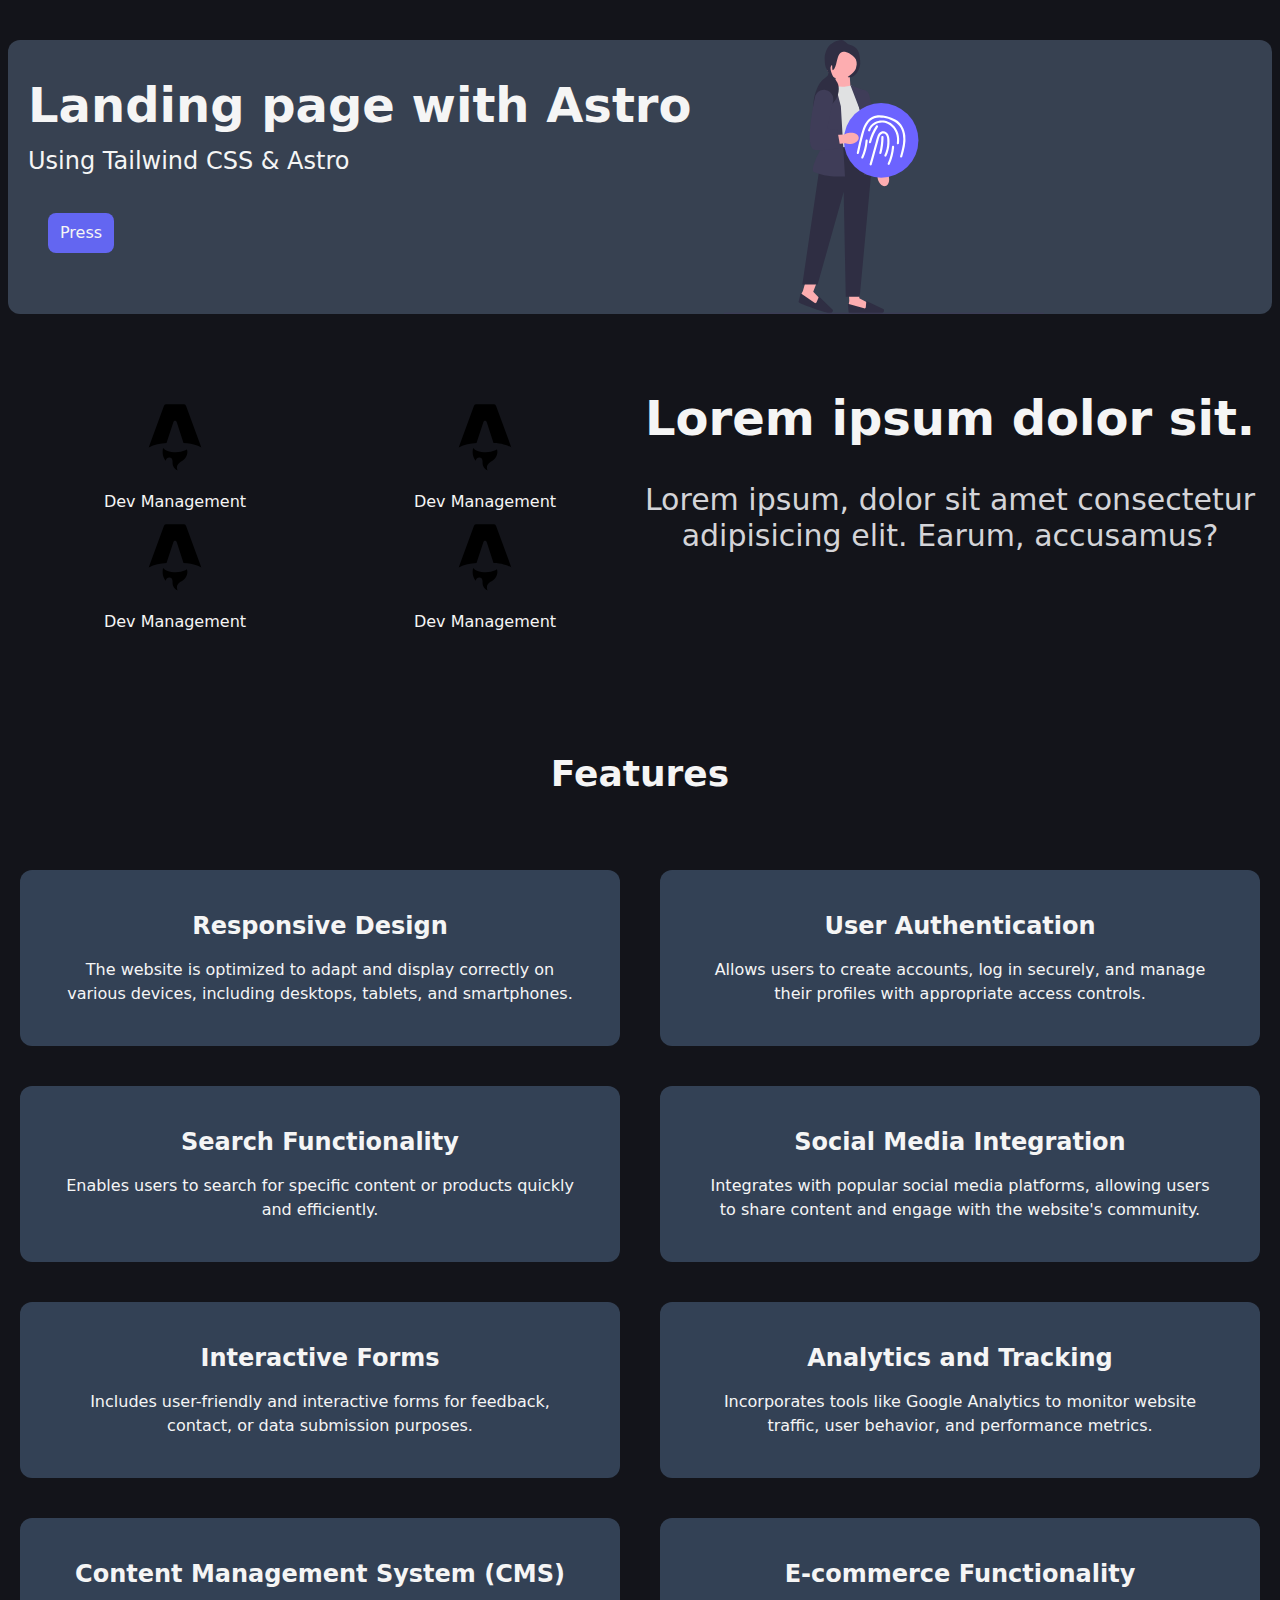
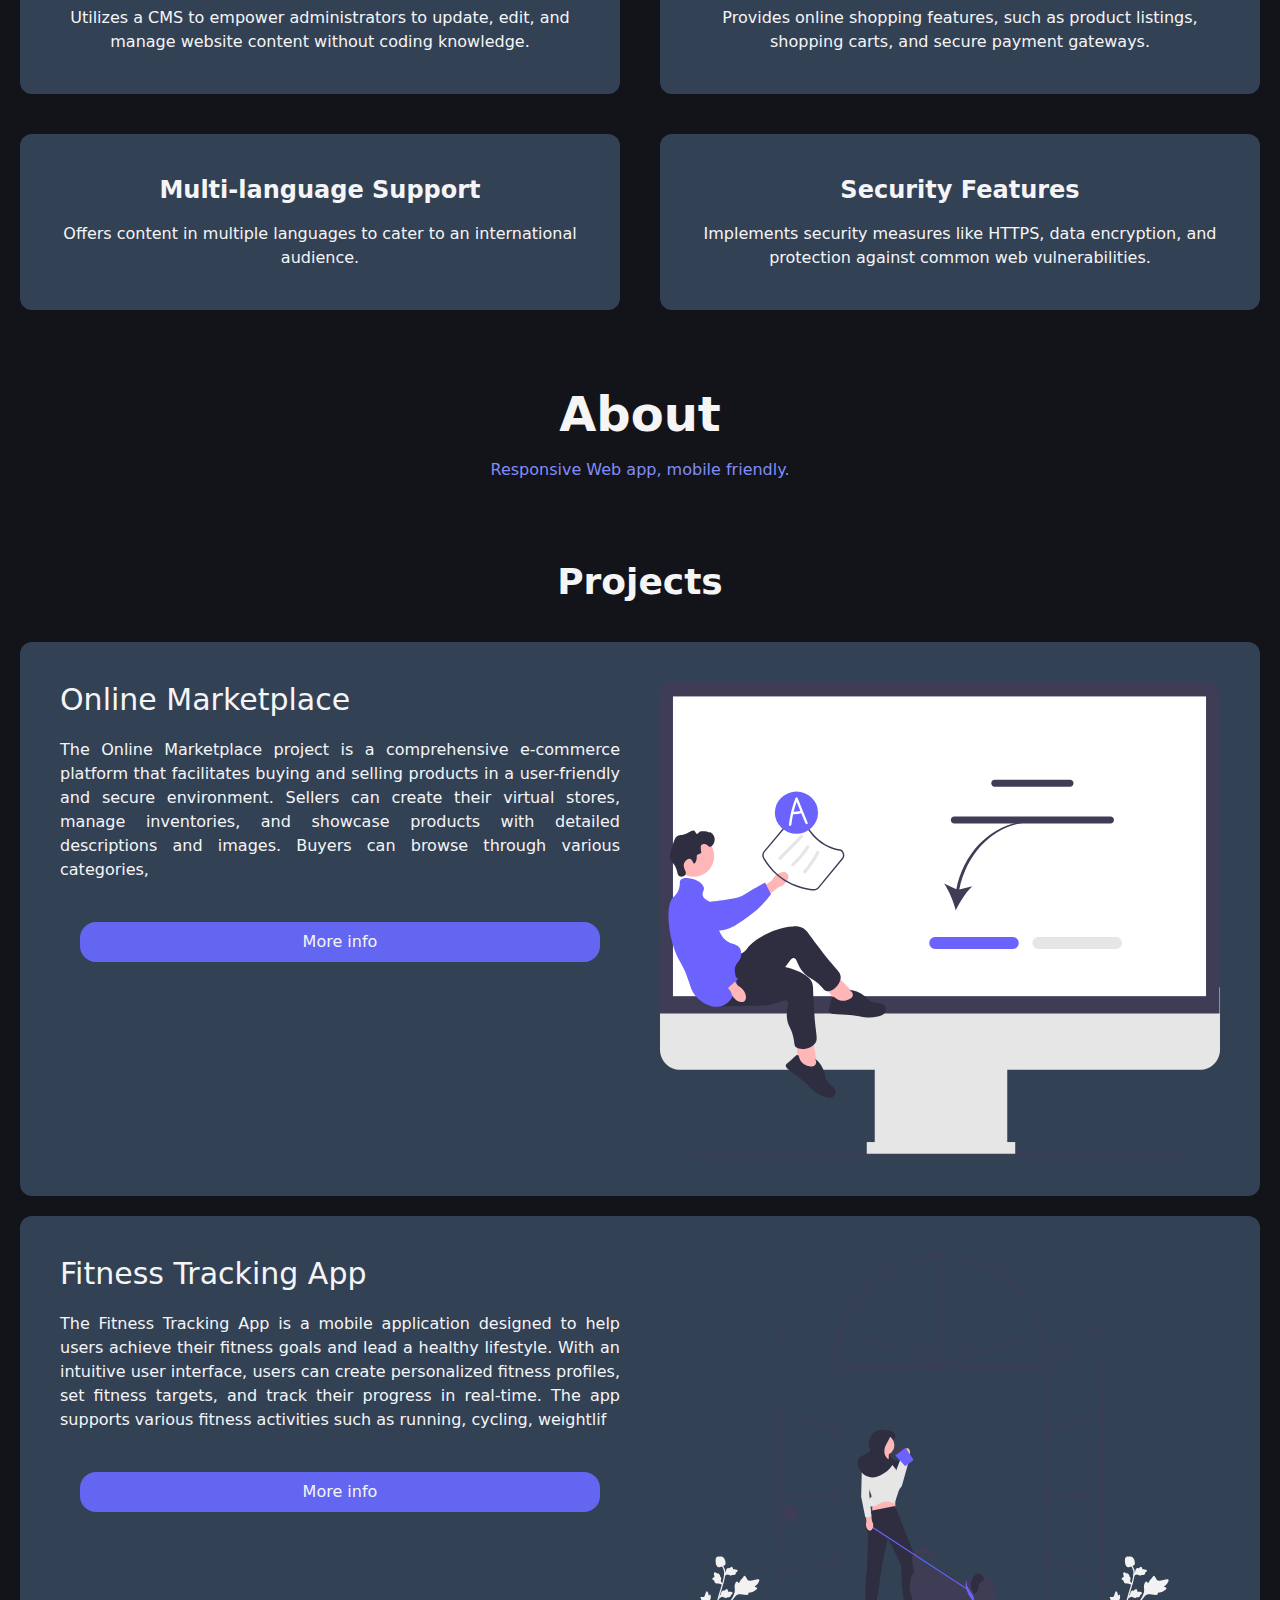
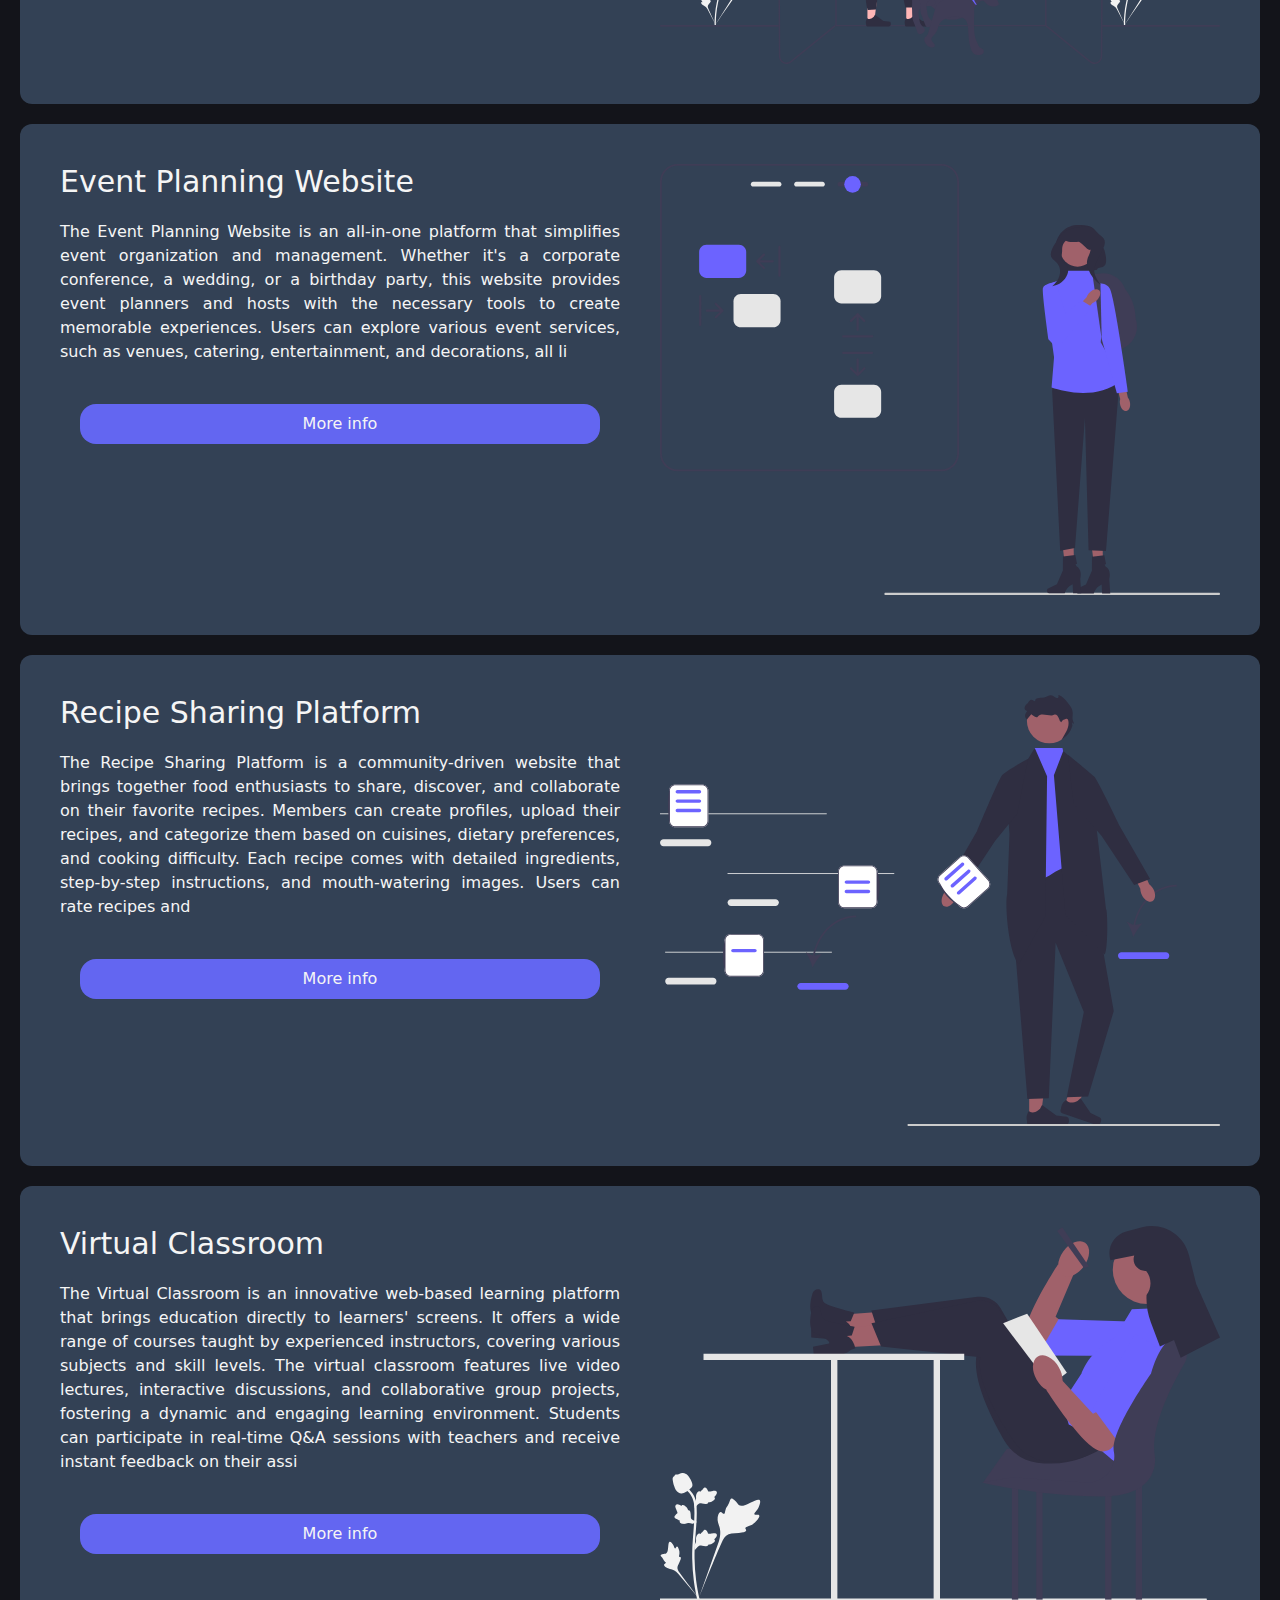
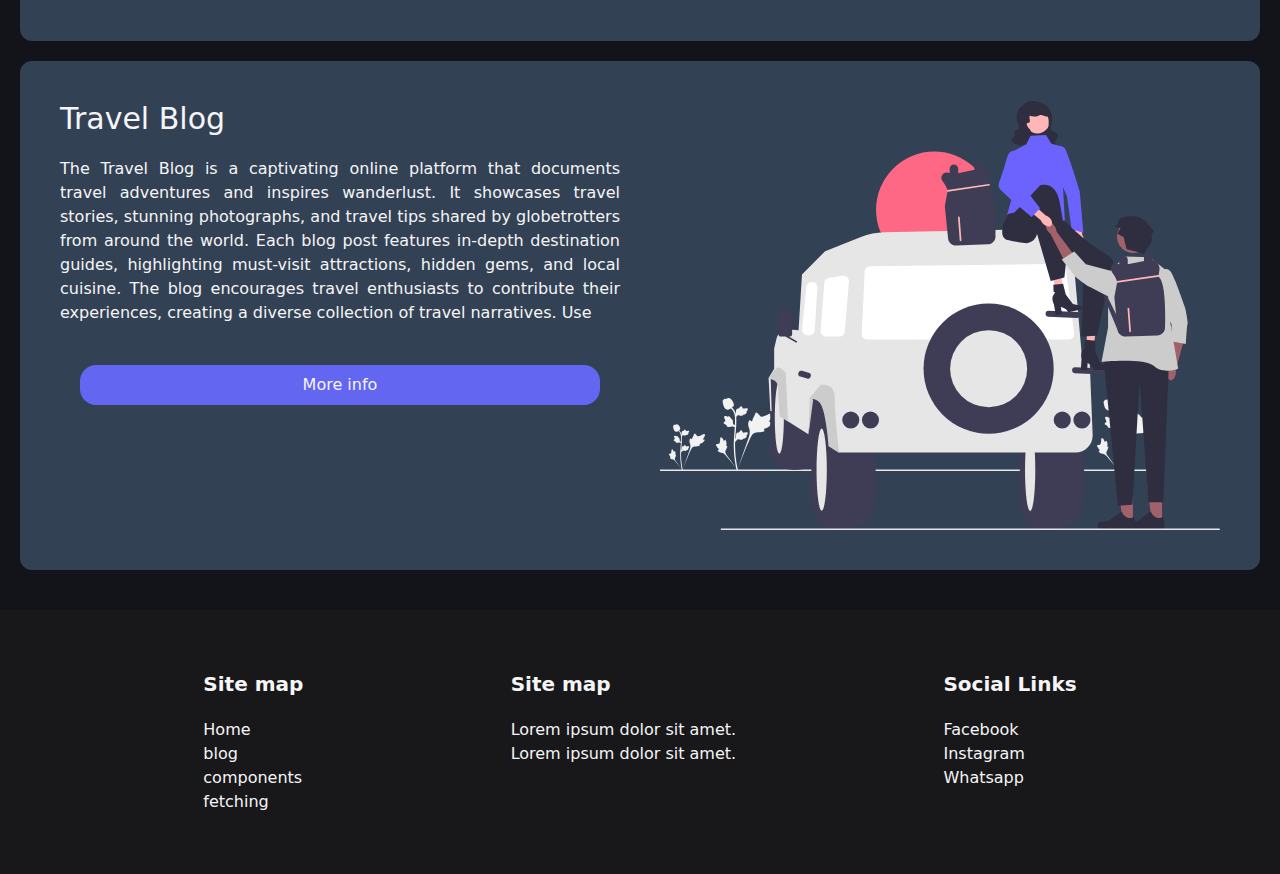
<file: index.html>
<!DOCTYPE html>
<html lang="en">
<head>
  <meta charset="UTF-8">
  <meta name="viewport" content="width=device-width, initial-scale=1.0">
  <meta name="description" content="Learning Astro">
  <title>Landing Page.</title>
<link rel="stylesheet" href="./index.d3adc025.css" /></head>
<body class="bg-[#13141A] text-[#f5f5f5] h-screen">

  <main class="mx-auto container pt-2 md:pt-10">
    <header class="flex flex-col items-center text-center md:text-left md:flex-row bg-gray-700 gap-3 rounded-xl mx-2">
  <div class="p-5">
    <h1 class="text-5xl font-bold">Landing page with Astro</h1>
    <p class="my-4 text-2xl">Using Tailwind CSS & Astro</p>
    <button class="bg-indigo-500 px-3 py-2 hover:bg-indigo-400 m-5 rounded-lg">
      Press
    </button>
  </div>
  <img src="images/finger-print.svg" alt="" class="w-80">
</header>
    
	<section class="flex py-10 flex-col md:flex-row md:py-20 p-5 gap-y-3">

  <div class="flex-1 grid grid-cols-2 text-center">
    <div class="text-center">
      <img src="favicon.svg" alt="" class="w-20 m-auto">
      <p class="mt-4">Dev Management</p>
    </div>
    <div>
      <img src="favicon.svg" alt="" class="w-20 m-auto">
      <p class="mt-4">Dev Management</p>
    </div>
    <div>
      <img src="favicon.svg" alt="" class="w-20 m-auto">
      <p class="mt-4">Dev Management</p>
    </div>
    <div>
      <img src="favicon.svg" alt="" class="w-20 m-auto">
      <p class="mt-4">Dev Management</p>
    </div>
  </div>

  <div class="flex-1 flex flex-col gap-y-10 text-center">
    <h2 class="text-5xl font-bold">Lorem ipsum dolor sit.</h2>
    <p class="text-3xl text-zinc-300">Lorem ipsum, dolor sit amet consectetur adipisicing elit. Earum, accusamus?</p>
  </div>

</section>
	<h1 class="text-center font-bold text-4xl pt-10 mb-14">Features</h1>

<div class="flex-1 grid md:grid-cols-2 text-center">
  <div class="text-center m-5 bg-slate-700 p-10 rounded-xl hover:bg-slate-500 hover:shadow-md hover:shadow-slate-400">
          <h2 class="text-2xl font-bold">Responsive Design</h2>
          <p class="mt-4">The website is optimized to adapt and display correctly on various devices, including desktops, tablets, and smartphones.</p>
        </div><div class="text-center m-5 bg-slate-700 p-10 rounded-xl hover:bg-slate-500 hover:shadow-md hover:shadow-slate-400">
          <h2 class="text-2xl font-bold">User Authentication</h2>
          <p class="mt-4">Allows users to create accounts, log in securely, and manage their profiles with appropriate access controls.</p>
        </div><div class="text-center m-5 bg-slate-700 p-10 rounded-xl hover:bg-slate-500 hover:shadow-md hover:shadow-slate-400">
          <h2 class="text-2xl font-bold">Search Functionality</h2>
          <p class="mt-4">Enables users to search for specific content or products quickly and efficiently.</p>
        </div><div class="text-center m-5 bg-slate-700 p-10 rounded-xl hover:bg-slate-500 hover:shadow-md hover:shadow-slate-400">
          <h2 class="text-2xl font-bold">Social Media Integration</h2>
          <p class="mt-4">Integrates with popular social media platforms, allowing users to share content and engage with the website&#39;s community.</p>
        </div><div class="text-center m-5 bg-slate-700 p-10 rounded-xl hover:bg-slate-500 hover:shadow-md hover:shadow-slate-400">
          <h2 class="text-2xl font-bold">Interactive Forms</h2>
          <p class="mt-4">Includes user-friendly and interactive forms for feedback, contact, or data submission purposes.</p>
        </div><div class="text-center m-5 bg-slate-700 p-10 rounded-xl hover:bg-slate-500 hover:shadow-md hover:shadow-slate-400">
          <h2 class="text-2xl font-bold">Analytics and Tracking</h2>
          <p class="mt-4">Incorporates tools like Google Analytics to monitor website traffic, user behavior, and performance metrics.</p>
        </div><div class="text-center m-5 bg-slate-700 p-10 rounded-xl hover:bg-slate-500 hover:shadow-md hover:shadow-slate-400">
          <h2 class="text-2xl font-bold">Content Management System (CMS)</h2>
          <p class="mt-4">Utilizes a CMS to empower administrators to update, edit, and manage website content without coding knowledge.</p>
        </div><div class="text-center m-5 bg-slate-700 p-10 rounded-xl hover:bg-slate-500 hover:shadow-md hover:shadow-slate-400">
          <h2 class="text-2xl font-bold">E-commerce Functionality</h2>
          <p class="mt-4">Provides online shopping features, such as product listings, shopping carts, and secure payment gateways.</p>
        </div><div class="text-center m-5 bg-slate-700 p-10 rounded-xl hover:bg-slate-500 hover:shadow-md hover:shadow-slate-400">
          <h2 class="text-2xl font-bold">Multi-language Support</h2>
          <p class="mt-4">Offers content in multiple languages to cater to an international audience.</p>
        </div><div class="text-center m-5 bg-slate-700 p-10 rounded-xl hover:bg-slate-500 hover:shadow-md hover:shadow-slate-400">
          <h2 class="text-2xl font-bold">Security Features</h2>
          <p class="mt-4">Implements security measures like HTTPS, data encryption, and protection against common web vulnerabilities.</p>
        </div>
</div>
	<section class=" p-10 text-center">
  <h2 class="text-5xl font-bold my-5">About</h2>
  <p class="text-indigo-400">Responsive Web app, mobile friendly.</p>
</section>
	<h1 class="text-center text-4xl font-bold my-10">Projects</h1>

<div class="flex flex-col m-5 bg-slate-700 rounded-xl p-10 gap-x-10 gap-y-10 md:flex-row">
        <div class="flex flex-col gap-y-5 flex-1">
          <h2 class="text-3xl">Online Marketplace</h2>  
          <p class="text-justify">The Online Marketplace project is a comprehensive e-commerce platform that facilitates buying and selling products in a user-friendly and secure environment. Sellers can create their virtual stores, manage inventories, and showcase products with detailed descriptions and images. Buyers can browse through various categories,</p>  
          <button class="bg-indigo-500 px-3 py-2 hover:bg-indigo-400 m-5 rounded-2xl">
            More info
          </button>
        </div>

        <div class="flex flex-1">
          <img src="images/marketplace.svg" alt="" srcset="" class="">  
        </div>
      </div><div class="flex flex-col m-5 bg-slate-700 rounded-xl p-10 gap-x-10 gap-y-10 md:flex-row">
        <div class="flex flex-col gap-y-5 flex-1">
          <h2 class="text-3xl">Fitness Tracking App</h2>  
          <p class="text-justify">The Fitness Tracking App is a mobile application designed to help users achieve their fitness goals and lead a healthy lifestyle. With an intuitive user interface, users can create personalized fitness profiles, set fitness targets, and track their progress in real-time. The app supports various fitness activities such as running, cycling, weightlif</p>  
          <button class="bg-indigo-500 px-3 py-2 hover:bg-indigo-400 m-5 rounded-2xl">
            More info
          </button>
        </div>

        <div class="flex flex-1">
          <img src="images/fitness.svg" alt="" srcset="" class="">  
        </div>
      </div><div class="flex flex-col m-5 bg-slate-700 rounded-xl p-10 gap-x-10 gap-y-10 md:flex-row">
        <div class="flex flex-col gap-y-5 flex-1">
          <h2 class="text-3xl">Event Planning Website</h2>  
          <p class="text-justify">The Event Planning Website is an all-in-one platform that simplifies event organization and management. Whether it&#39;s a corporate conference, a wedding, or a birthday party, this website provides event planners and hosts with the necessary tools to create memorable experiences. Users can explore various event services, such as venues, catering, entertainment, and decorations, all li</p>  
          <button class="bg-indigo-500 px-3 py-2 hover:bg-indigo-400 m-5 rounded-2xl">
            More info
          </button>
        </div>

        <div class="flex flex-1">
          <img src="images/planning.svg" alt="" srcset="" class="">  
        </div>
      </div><div class="flex flex-col m-5 bg-slate-700 rounded-xl p-10 gap-x-10 gap-y-10 md:flex-row">
        <div class="flex flex-col gap-y-5 flex-1">
          <h2 class="text-3xl">Recipe Sharing Platform</h2>  
          <p class="text-justify">The Recipe Sharing Platform is a community-driven website that brings together food enthusiasts to share, discover, and collaborate on their favorite recipes. Members can create profiles, upload their recipes, and categorize them based on cuisines, dietary preferences, and cooking difficulty. Each recipe comes with detailed ingredients, step-by-step instructions, and mouth-watering images. Users can rate recipes and </p>  
          <button class="bg-indigo-500 px-3 py-2 hover:bg-indigo-400 m-5 rounded-2xl">
            More info
          </button>
        </div>

        <div class="flex flex-1">
          <img src="images/recipe.svg" alt="" srcset="" class="">  
        </div>
      </div><div class="flex flex-col m-5 bg-slate-700 rounded-xl p-10 gap-x-10 gap-y-10 md:flex-row">
        <div class="flex flex-col gap-y-5 flex-1">
          <h2 class="text-3xl">Virtual Classroom</h2>  
          <p class="text-justify">The Virtual Classroom is an innovative web-based learning platform that brings education directly to learners&#39; screens. It offers a wide range of courses taught by experienced instructors, covering various subjects and skill levels. The virtual classroom features live video lectures, interactive discussions, and collaborative group projects, fostering a dynamic and engaging learning environment. Students can participate in real-time Q&amp;A sessions with teachers and receive instant feedback on their assi</p>  
          <button class="bg-indigo-500 px-3 py-2 hover:bg-indigo-400 m-5 rounded-2xl">
            More info
          </button>
        </div>

        <div class="flex flex-1">
          <img src="images/clasroom.svg" alt="" srcset="" class="">  
        </div>
      </div><div class="flex flex-col m-5 bg-slate-700 rounded-xl p-10 gap-x-10 gap-y-10 md:flex-row">
        <div class="flex flex-col gap-y-5 flex-1">
          <h2 class="text-3xl">Travel Blog</h2>  
          <p class="text-justify">The Travel Blog is a captivating online platform that documents travel adventures and inspires wanderlust. It showcases travel stories, stunning photographs, and travel tips shared by globetrotters from around the world. Each blog post features in-depth destination guides, highlighting must-visit attractions, hidden gems, and local cuisine. The blog encourages travel enthusiasts to contribute their experiences, creating a diverse collection of travel narratives. Use</p>  
          <button class="bg-indigo-500 px-3 py-2 hover:bg-indigo-400 m-5 rounded-2xl">
            More info
          </button>
        </div>

        <div class="flex flex-1">
          <img src="images/travel.svg" alt="" srcset="" class="">  
        </div>
      </div>

  </main>
  <footer class="bg-zinc-900 py-10 p-4 mt-10">
  <div class="container mx-auto flex justify-evenly flex-col md:flex-row">
    <div class="flex flex-col m-5">
      <h4 class="font-bold text-xl mb-5">
        Site map
      </h4>
      <a href="/">Home</a>
      <a href="./blog">blog</a>
      <a href="./components">components</a>
      <a href="./fetching">fetching</a>
    </div>
  
    <div class="flex flex-col m-5">
      <h4 class="font-bold text-xl mb-5">
        Site map
      </h4>
      <p>Lorem ipsum dolor sit amet.</p>
      <p>Lorem ipsum dolor sit amet.</p>
    </div>
  
    <div class="flex flex-col m-5">
      <h4 class="font-bold text-xl mb-5">
        Social Links
      </h4>
      <a href="/">Facebook</a>
      <a href="/">Instagram</a>
      <a href="/">Whatsapp</a>
    </div>
  </div>
</footer>
</body></html>
</file>
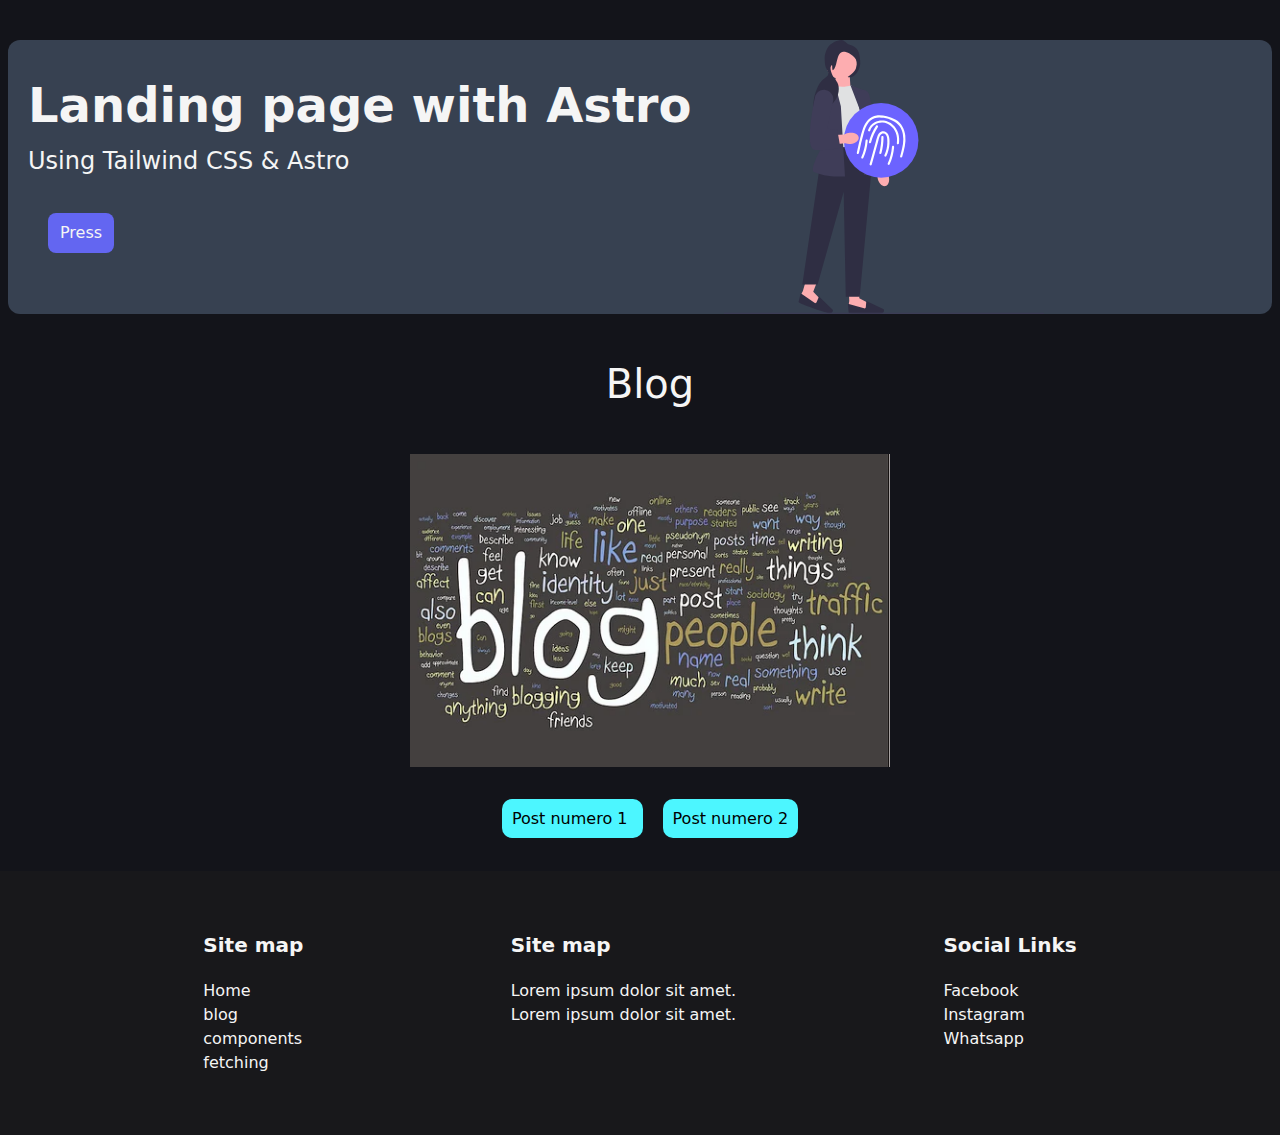
<file: blog/index.html>
<!DOCTYPE html>
<html lang="en">
<head>
  <meta charset="UTF-8">
  <meta name="viewport" content="width=device-width, initial-scale=1.0">
  <meta name="description" content="Learning Astro">
  <title>blog</title>
<link rel="stylesheet" href="../index.d3adc025.css" />
<link rel="stylesheet" href="../index.4a3f2a5c.css" /></head>
<body class="bg-[#13141A] text-[#f5f5f5] h-screen">

  <main class="mx-auto container pt-2 md:pt-10">
    <header class="flex flex-col items-center text-center md:text-left md:flex-row bg-gray-700 gap-3 rounded-xl mx-2">
  <div class="p-5">
    <h1 class="text-5xl font-bold">Landing page with Astro</h1>
    <p class="my-4 text-2xl">Using Tailwind CSS & Astro</p>
    <button class="bg-indigo-500 px-3 py-2 hover:bg-indigo-400 m-5 rounded-lg">
      Press
    </button>
  </div>
  <img src="../images/finger-print.svg" alt="" class="w-80">
</header>
    

  <div class="container astro-5TZNM7MJ">
    <h1 class="myTitle astro-5TZNM7MJ">Blog</h1>
    <img src="./blog.webp" alt="blog image" srcset="" width="500px" class="astro-5TZNM7MJ">
    <nav class="astro-5TZNM7MJ">
      <ul class=" astro-5TZNM7MJ">
        <a href="./posts/post-1" class="navbar astro-5TZNM7MJ">
                Post numero 1
              </a><a href="./posts/post-2" class="navbar astro-5TZNM7MJ">
                Post numero 2
              </a>
      </ul>
    </nav>
  </div>


  </main>
  <footer class="bg-zinc-900 py-10 p-4 mt-10">
  <div class="container mx-auto flex justify-evenly flex-col md:flex-row">
    <div class="flex flex-col m-5">
      <h4 class="font-bold text-xl mb-5">
        Site map
      </h4>
      <a href="../">Home</a>
      <a href="../blog">blog</a>
      <a href="../components">components</a>
      <a href="../fetching">fetching</a>
    </div>
  
    <div class="flex flex-col m-5">
      <h4 class="font-bold text-xl mb-5">
        Site map
      </h4>
      <p>Lorem ipsum dolor sit amet.</p>
      <p>Lorem ipsum dolor sit amet.</p>
    </div>
  
    <div class="flex flex-col m-5">
      <h4 class="font-bold text-xl mb-5">
        Social Links
      </h4>
      <a href="../">Facebook</a>
      <a href="../">Instagram</a>
      <a href="../">Whatsapp</a>
    </div>
  </div>
</footer>
</body></html>
</file>
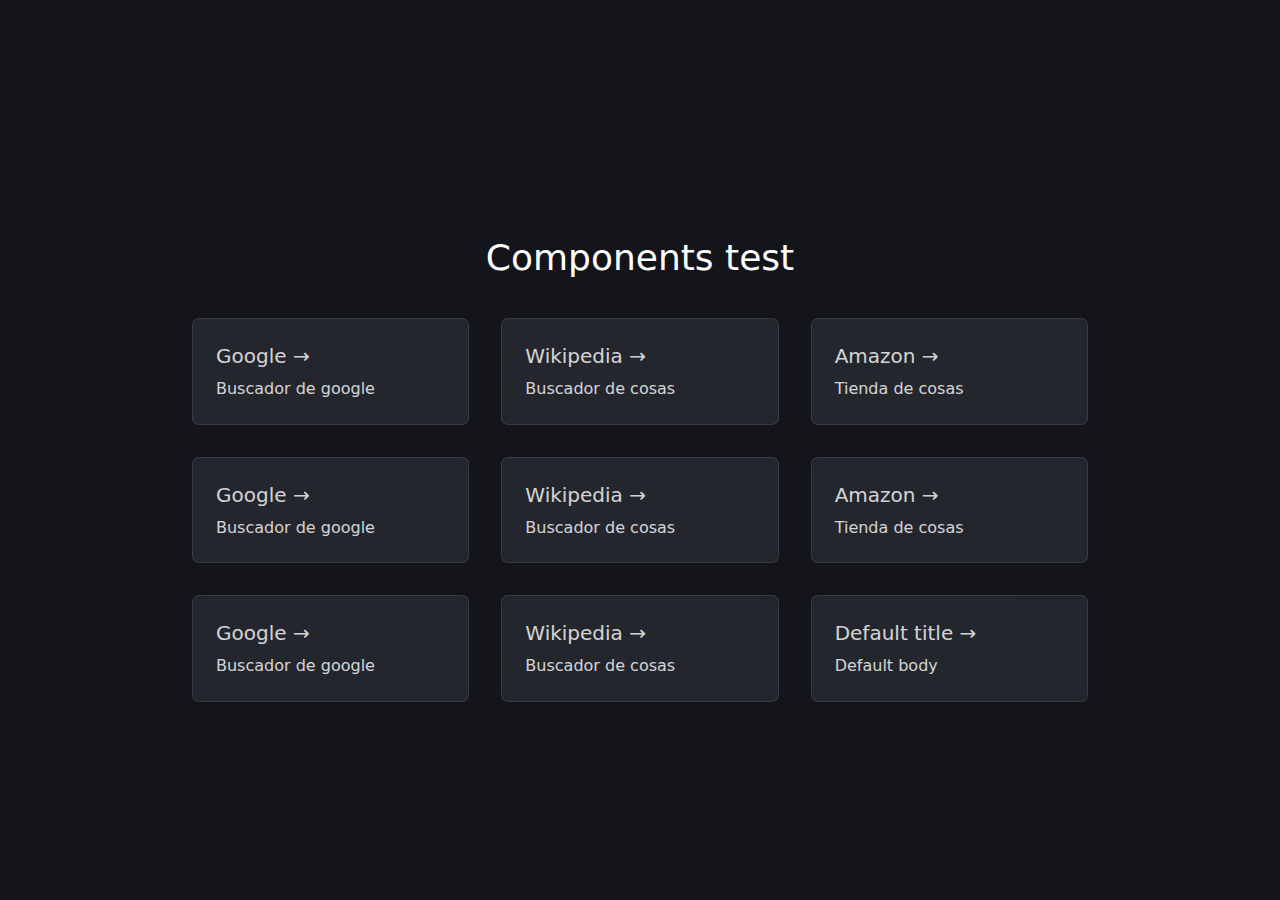
<file: components/index.html>
<!DOCTYPE html>
<html lang="en">
	<head>
		<meta charset="UTF-8">
		<meta name="description" content="Astro description">
		<meta name="viewport" content="width=device-width, initial-scale=1.0">
		<link rel="icon" type="image/svg+xml" href="/favicon.svg">
		<meta name="generator" content="Astro v2.9.6">
		<title>Components page</title>
		<link rel="stylesheet" href="../index.d3adc025.css" />
		<link rel="stylesheet" href="../components.5112cd05.css" />
	</head>
	<body class="h-screen">
		
  <div class="flex justify-center items-center flex-col m-0 h-full astro-VSDW5MFZ">
    <h1 class="text-4xl text-white m-10 astro-VSDW5MFZ">
      Components test
    </h1>

    <ul role="list" class="link-card-grid w-[70vw] astro-VSDW5MFZ">
      <li class="link-card astro-DOHJNAO5">
	<a href="https://www.google.com" target="_blank" class="astro-DOHJNAO5">
		<h2 class="astro-DOHJNAO5">
			Google
			<span class="astro-DOHJNAO5">&rarr;</span>
		</h2>
		<p class="astro-DOHJNAO5">
			Buscador de google
		</p>
	</a>
</li>

      <li class="link-card astro-DOHJNAO5">
	<a href="https://www.wikipedia.com" target="_blank" class="astro-DOHJNAO5">
		<h2 class="astro-DOHJNAO5">
			Wikipedia
			<span class="astro-DOHJNAO5">&rarr;</span>
		</h2>
		<p class="astro-DOHJNAO5">
			Buscador de cosas
		</p>
	</a>
</li>

      <li class="link-card astro-DOHJNAO5">
	<a href="https://www.amazon.com" target="_blank" class="astro-DOHJNAO5">
		<h2 class="astro-DOHJNAO5">
			Amazon
			<span class="astro-DOHJNAO5">&rarr;</span>
		</h2>
		<p class="astro-DOHJNAO5">
			Tienda de cosas
		</p>
	</a>
</li>

      <li class="link-card astro-DOHJNAO5">
	<a href="https://www.google.com" target="_blank" class="astro-DOHJNAO5">
		<h2 class="astro-DOHJNAO5">
			Google
			<span class="astro-DOHJNAO5">&rarr;</span>
		</h2>
		<p class="astro-DOHJNAO5">
			Buscador de google
		</p>
	</a>
</li>

      <li class="link-card astro-DOHJNAO5">
	<a href="https://www.wikipedia.com" target="_blank" class="astro-DOHJNAO5">
		<h2 class="astro-DOHJNAO5">
			Wikipedia
			<span class="astro-DOHJNAO5">&rarr;</span>
		</h2>
		<p class="astro-DOHJNAO5">
			Buscador de cosas
		</p>
	</a>
</li>

      <li class="link-card astro-DOHJNAO5">
	<a href="https://www.amazon.com" target="_blank" class="astro-DOHJNAO5">
		<h2 class="astro-DOHJNAO5">
			Amazon
			<span class="astro-DOHJNAO5">&rarr;</span>
		</h2>
		<p class="astro-DOHJNAO5">
			Tienda de cosas
		</p>
	</a>
</li>

      <li class="link-card astro-DOHJNAO5">
	<a href="https://www.google.com" target="_blank" class="astro-DOHJNAO5">
		<h2 class="astro-DOHJNAO5">
			Google
			<span class="astro-DOHJNAO5">&rarr;</span>
		</h2>
		<p class="astro-DOHJNAO5">
			Buscador de google
		</p>
	</a>
</li>

      <li class="link-card astro-DOHJNAO5">
	<a href="https://www.wikipedia.com" target="_blank" class="astro-DOHJNAO5">
		<h2 class="astro-DOHJNAO5">
			Wikipedia
			<span class="astro-DOHJNAO5">&rarr;</span>
		</h2>
		<p class="astro-DOHJNAO5">
			Buscador de cosas
		</p>
	</a>
</li>

      <li class="link-card astro-DOHJNAO5">
	<a href="#" target="_self" class="astro-DOHJNAO5">
		<h2 class="astro-DOHJNAO5">
			Default title
			<span class="astro-DOHJNAO5">&rarr;</span>
		</h2>
		<p class="astro-DOHJNAO5">
			Default body
		</p>
	</a>
</li>
    </ul>
  </div>

	</body></html>
</file>
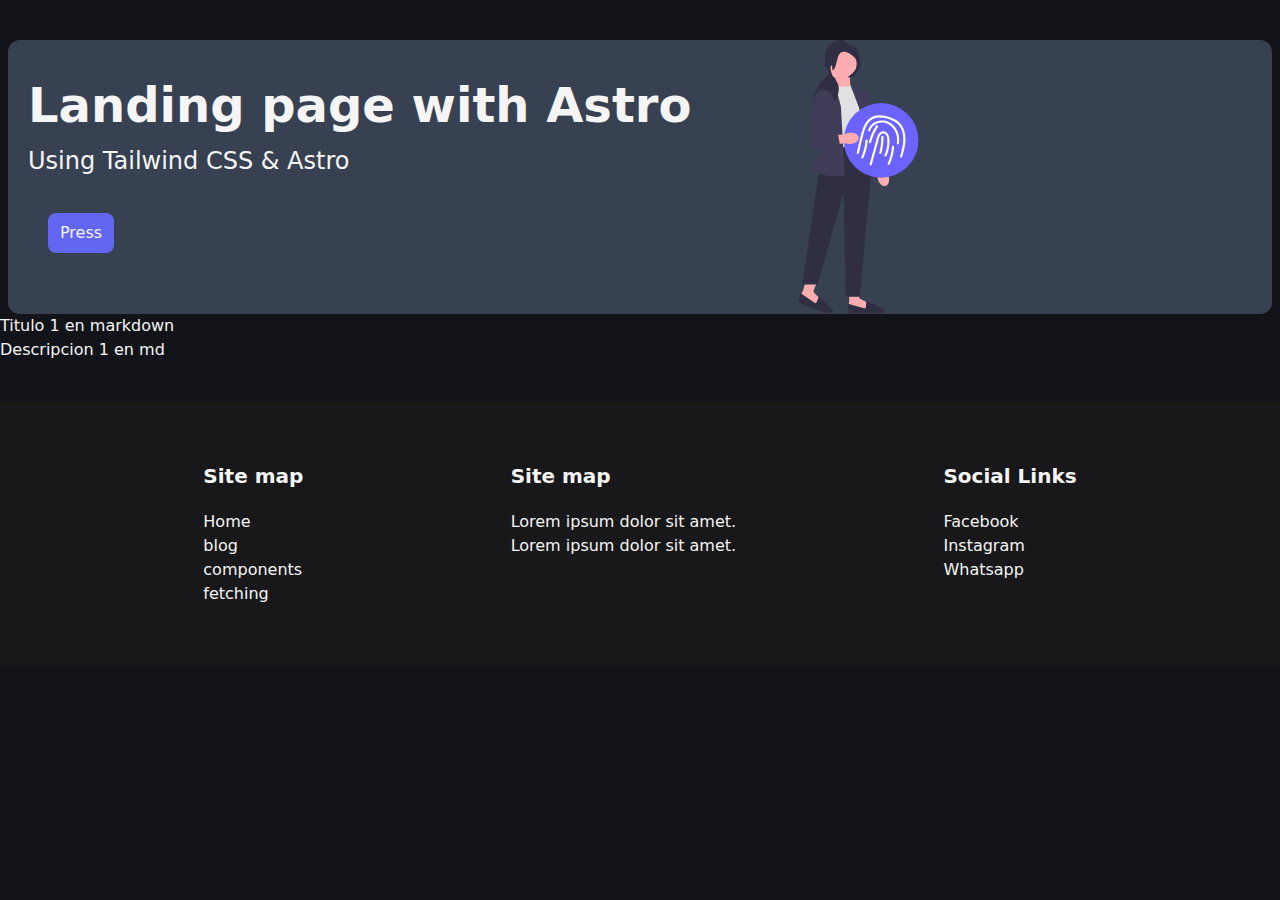
<file: blog/posts/post-1/index.html>
<!DOCTYPE html>
<html lang="en">
<head>
  <meta charset="UTF-8">
  <meta name="viewport" content="width=device-width, initial-scale=1.0">
  <meta name="description" content="Learning Astro">
  <title></title>
<link rel="stylesheet" href="../../../index.d3adc025.css" /></head>
<body class="bg-[#13141A] text-[#f5f5f5] h-screen">

  <main class="mx-auto container pt-2 md:pt-10">
    <header class="flex flex-col items-center text-center md:text-left md:flex-row bg-gray-700 gap-3 rounded-xl mx-2">
  <div class="p-5">
    <h1 class="text-5xl font-bold">Landing page with Astro</h1>
    <p class="my-4 text-2xl">Using Tailwind CSS & Astro</p>
    <button class="bg-indigo-500 px-3 py-2 hover:bg-indigo-400 m-5 rounded-lg">
      Press
    </button>
  </div>
  <img src="../../../images/finger-print.svg" alt="" class="w-80">
</header>
    <h1 id="titulo-1-en-markdown">Titulo 1 en markdown</h1>
<p>Descripcion 1 en md</p>
  </main>
  <footer class="bg-zinc-900 py-10 p-4 mt-10">
  <div class="container mx-auto flex justify-evenly flex-col md:flex-row">
    <div class="flex flex-col m-5">
      <h4 class="font-bold text-xl mb-5">
        Site map
      </h4>
      <a href="../../../">Home</a>
      <a href="../../../blog">blog</a>
      <a href="../../../components">components</a>
      <a href="../../../fetching">fetching</a>
    </div>
  
    <div class="flex flex-col m-5">
      <h4 class="font-bold text-xl mb-5">
        Site map
      </h4>
      <p>Lorem ipsum dolor sit amet.</p>
      <p>Lorem ipsum dolor sit amet.</p>
    </div>
  
    <div class="flex flex-col m-5">
      <h4 class="font-bold text-xl mb-5">
        Social Links
      </h4>
      <a href="/">Facebook</a>
      <a href="/">Instagram</a>
      <a href="/">Whatsapp</a>
    </div>
  </div>
</footer>
</body></html>
</file>
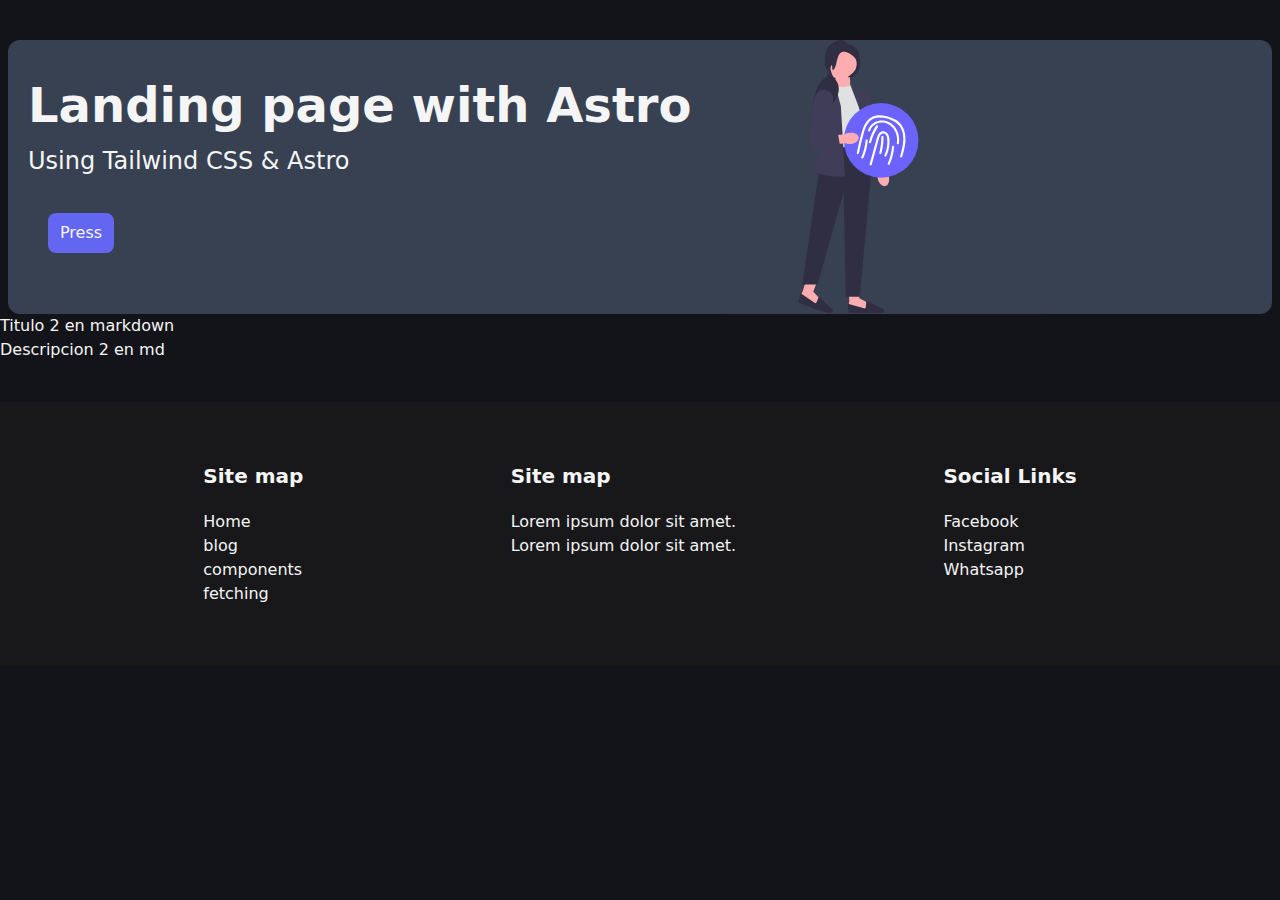
<file: blog/posts/post-2/index.html>
<!DOCTYPE html>
<html lang="en">
<head>
  <meta charset="UTF-8">
  <meta name="viewport" content="width=device-width, initial-scale=1.0">
  <meta name="description" content="Learning Astro">
  <title></title>
<link rel="stylesheet" href="../../../index.d3adc025.css" /></head>
<body class="bg-[#13141A] text-[#f5f5f5] h-screen">

  <main class="mx-auto container pt-2 md:pt-10">
    <header class="flex flex-col items-center text-center md:text-left md:flex-row bg-gray-700 gap-3 rounded-xl mx-2">
  <div class="p-5">
    <h1 class="text-5xl font-bold">Landing page with Astro</h1>
    <p class="my-4 text-2xl">Using Tailwind CSS & Astro</p>
    <button class="bg-indigo-500 px-3 py-2 hover:bg-indigo-400 m-5 rounded-lg">
      Press
    </button>
  </div>
  <img src="../../../images/finger-print.svg" alt="" class="w-80">
</header>
    <h1 id="titulo-2-en-markdown">Titulo 2 en markdown</h1>
<p>Descripcion 2 en md</p>
  </main>
  <footer class="bg-zinc-900 py-10 p-4 mt-10">
  <div class="container mx-auto flex justify-evenly flex-col md:flex-row">
    <div class="flex flex-col m-5">
      <h4 class="font-bold text-xl mb-5">
        Site map
      </h4>
      <a href="../../../">Home</a>
      <a href="../../../blog">blog</a>
      <a href="../../../components">components</a>
      <a href="../../../fetching">fetching</a>
    </div>
  
    <div class="flex flex-col m-5">
      <h4 class="font-bold text-xl mb-5">
        Site map
      </h4>
      <p>Lorem ipsum dolor sit amet.</p>
      <p>Lorem ipsum dolor sit amet.</p>
    </div>
  
    <div class="flex flex-col m-5">
      <h4 class="font-bold text-xl mb-5">
        Social Links
      </h4>
      <a href="/">Facebook</a>
      <a href="/">Instagram</a>
      <a href="/">Whatsapp</a>
    </div>
  </div>
</footer>
</body></html>
</file>
<file: index.d3adc025.css>
*,:before,:after{box-sizing:border-box;border-width:0;border-style:solid;border-color:#e5e7eb}:before,:after{--tw-content: ""}html{line-height:1.5;-webkit-text-size-adjust:100%;-moz-tab-size:4;-o-tab-size:4;tab-size:4;font-family:ui-sans-serif,system-ui,-apple-system,BlinkMacSystemFont,Segoe UI,Roboto,Helvetica Neue,Arial,Noto Sans,sans-serif,"Apple Color Emoji","Segoe UI Emoji",Segoe UI Symbol,"Noto Color Emoji";font-feature-settings:normal;font-variation-settings:normal}body{margin:0;line-height:inherit}hr{height:0;color:inherit;border-top-width:1px}abbr:where([title]){-webkit-text-decoration:underline dotted;text-decoration:underline dotted}h1,h2,h3,h4,h5,h6{font-size:inherit;font-weight:inherit}a{color:inherit;text-decoration:inherit}b,strong{font-weight:bolder}code,kbd,samp,pre{font-family:ui-monospace,SFMono-Regular,Menlo,Monaco,Consolas,Liberation Mono,Courier New,monospace;font-size:1em}small{font-size:80%}sub,sup{font-size:75%;line-height:0;position:relative;vertical-align:baseline}sub{bottom:-.25em}sup{top:-.5em}table{text-indent:0;border-color:inherit;border-collapse:collapse}button,input,optgroup,select,textarea{font-family:inherit;font-feature-settings:inherit;font-variation-settings:inherit;font-size:100%;font-weight:inherit;line-height:inherit;color:inherit;margin:0;padding:0}button,select{text-transform:none}button,[type=button],[type=reset],[type=submit]{-webkit-appearance:button;background-color:transparent;background-image:none}:-moz-focusring{outline:auto}:-moz-ui-invalid{box-shadow:none}progress{vertical-align:baseline}::-webkit-inner-spin-button,::-webkit-outer-spin-button{height:auto}[type=search]{-webkit-appearance:textfield;outline-offset:-2px}::-webkit-search-decoration{-webkit-appearance:none}::-webkit-file-upload-button{-webkit-appearance:button;font:inherit}summary{display:list-item}blockquote,dl,dd,h1,h2,h3,h4,h5,h6,hr,figure,p,pre{margin:0}fieldset{margin:0;padding:0}legend{padding:0}ol,ul,menu{list-style:none;margin:0;padding:0}dialog{padding:0}textarea{resize:vertical}input::-moz-placeholder,textarea::-moz-placeholder{opacity:1;color:#9ca3af}input::placeholder,textarea::placeholder{opacity:1;color:#9ca3af}button,[role=button]{cursor:pointer}:disabled{cursor:default}img,svg,video,canvas,audio,iframe,embed,object{display:block;vertical-align:middle}img,video{max-width:100%;height:auto}[hidden]{display:none}*,:before,:after{--tw-border-spacing-x: 0;--tw-border-spacing-y: 0;--tw-translate-x: 0;--tw-translate-y: 0;--tw-rotate: 0;--tw-skew-x: 0;--tw-skew-y: 0;--tw-scale-x: 1;--tw-scale-y: 1;--tw-pan-x: ;--tw-pan-y: ;--tw-pinch-zoom: ;--tw-scroll-snap-strictness: proximity;--tw-gradient-from-position: ;--tw-gradient-via-position: ;--tw-gradient-to-position: ;--tw-ordinal: ;--tw-slashed-zero: ;--tw-numeric-figure: ;--tw-numeric-spacing: ;--tw-numeric-fraction: ;--tw-ring-inset: ;--tw-ring-offset-width: 0px;--tw-ring-offset-color: #fff;--tw-ring-color: rgb(59 130 246 / .5);--tw-ring-offset-shadow: 0 0 #0000;--tw-ring-shadow: 0 0 #0000;--tw-shadow: 0 0 #0000;--tw-shadow-colored: 0 0 #0000;--tw-blur: ;--tw-brightness: ;--tw-contrast: ;--tw-grayscale: ;--tw-hue-rotate: ;--tw-invert: ;--tw-saturate: ;--tw-sepia: ;--tw-drop-shadow: ;--tw-backdrop-blur: ;--tw-backdrop-brightness: ;--tw-backdrop-contrast: ;--tw-backdrop-grayscale: ;--tw-backdrop-hue-rotate: ;--tw-backdrop-invert: ;--tw-backdrop-opacity: ;--tw-backdrop-saturate: ;--tw-backdrop-sepia: }::backdrop{--tw-border-spacing-x: 0;--tw-border-spacing-y: 0;--tw-translate-x: 0;--tw-translate-y: 0;--tw-rotate: 0;--tw-skew-x: 0;--tw-skew-y: 0;--tw-scale-x: 1;--tw-scale-y: 1;--tw-pan-x: ;--tw-pan-y: ;--tw-pinch-zoom: ;--tw-scroll-snap-strictness: proximity;--tw-gradient-from-position: ;--tw-gradient-via-position: ;--tw-gradient-to-position: ;--tw-ordinal: ;--tw-slashed-zero: ;--tw-numeric-figure: ;--tw-numeric-spacing: ;--tw-numeric-fraction: ;--tw-ring-inset: ;--tw-ring-offset-width: 0px;--tw-ring-offset-color: #fff;--tw-ring-color: rgb(59 130 246 / .5);--tw-ring-offset-shadow: 0 0 #0000;--tw-ring-shadow: 0 0 #0000;--tw-shadow: 0 0 #0000;--tw-shadow-colored: 0 0 #0000;--tw-blur: ;--tw-brightness: ;--tw-contrast: ;--tw-grayscale: ;--tw-hue-rotate: ;--tw-invert: ;--tw-saturate: ;--tw-sepia: ;--tw-drop-shadow: ;--tw-backdrop-blur: ;--tw-backdrop-brightness: ;--tw-backdrop-contrast: ;--tw-backdrop-grayscale: ;--tw-backdrop-hue-rotate: ;--tw-backdrop-invert: ;--tw-backdrop-opacity: ;--tw-backdrop-saturate: ;--tw-backdrop-sepia: }.container{width:100%}@media (min-width: 640px){.container{max-width:640px}}@media (min-width: 768px){.container{max-width:768px}}@media (min-width: 1024px){.container{max-width:1024px}}@media (min-width: 1280px){.container{max-width:1280px}}@media (min-width: 1536px){.container{max-width:1536px}}.m-0{margin:0}.m-10{margin:2.5rem}.m-5{margin:1.25rem}.m-auto{margin:auto}.mx-2{margin-left:.5rem;margin-right:.5rem}.mx-auto{margin-left:auto;margin-right:auto}.my-10{margin-top:2.5rem;margin-bottom:2.5rem}.my-4{margin-top:1rem;margin-bottom:1rem}.my-5{margin-top:1.25rem;margin-bottom:1.25rem}.mb-14{margin-bottom:3.5rem}.mb-5{margin-bottom:1.25rem}.mt-10{margin-top:2.5rem}.mt-4{margin-top:1rem}.flex{display:flex}.grid{display:grid}.h-full{height:100%}.h-screen{height:100vh}.w-20{width:5rem}.w-80{width:20rem}.w-\[70vw\]{width:70vw}.flex-1{flex:1 1 0%}.grid-cols-2{grid-template-columns:repeat(2,minmax(0,1fr))}.flex-col{flex-direction:column}.flex-wrap{flex-wrap:wrap}.items-center{align-items:center}.justify-center{justify-content:center}.justify-evenly{justify-content:space-evenly}.gap-3{gap:.75rem}.gap-x-10{-moz-column-gap:2.5rem;column-gap:2.5rem}.gap-y-10{row-gap:2.5rem}.gap-y-3{row-gap:.75rem}.gap-y-5{row-gap:1.25rem}.rounded-2xl{border-radius:1rem}.rounded-lg{border-radius:.5rem}.rounded-xl{border-radius:.75rem}.border{border-width:1px}.bg-\[\#13141A\]{--tw-bg-opacity: 1;background-color:rgb(19 20 26 / var(--tw-bg-opacity))}.bg-gray-700{--tw-bg-opacity: 1;background-color:rgb(55 65 81 / var(--tw-bg-opacity))}.bg-indigo-500{--tw-bg-opacity: 1;background-color:rgb(99 102 241 / var(--tw-bg-opacity))}.bg-slate-700{--tw-bg-opacity: 1;background-color:rgb(51 65 85 / var(--tw-bg-opacity))}.bg-zinc-900{--tw-bg-opacity: 1;background-color:rgb(24 24 27 / var(--tw-bg-opacity))}.p-10{padding:2.5rem}.p-4{padding:1rem}.p-5{padding:1.25rem}.px-3{padding-left:.75rem;padding-right:.75rem}.py-10{padding-top:2.5rem;padding-bottom:2.5rem}.py-2{padding-top:.5rem;padding-bottom:.5rem}.pt-10{padding-top:2.5rem}.pt-2{padding-top:.5rem}.text-center{text-align:center}.text-justify{text-align:justify}.text-2xl{font-size:1.5rem;line-height:2rem}.text-3xl{font-size:1.875rem;line-height:2.25rem}.text-4xl{font-size:2.25rem;line-height:2.5rem}.text-5xl{font-size:3rem;line-height:1}.text-xl{font-size:1.25rem;line-height:1.75rem}.font-bold{font-weight:700}.text-\[\#f5f5f5\]{--tw-text-opacity: 1;color:rgb(245 245 245 / var(--tw-text-opacity))}.text-indigo-400{--tw-text-opacity: 1;color:rgb(129 140 248 / var(--tw-text-opacity))}.text-white{--tw-text-opacity: 1;color:rgb(255 255 255 / var(--tw-text-opacity))}.text-zinc-300{--tw-text-opacity: 1;color:rgb(212 212 216 / var(--tw-text-opacity))}.blur{--tw-blur: blur(8px);filter:var(--tw-blur) var(--tw-brightness) var(--tw-contrast) var(--tw-grayscale) var(--tw-hue-rotate) var(--tw-invert) var(--tw-saturate) var(--tw-sepia) var(--tw-drop-shadow)}.drop-shadow{--tw-drop-shadow: drop-shadow(0 1px 2px rgb(0 0 0 / .1)) drop-shadow(0 1px 1px rgb(0 0 0 / .06));filter:var(--tw-blur) var(--tw-brightness) var(--tw-contrast) var(--tw-grayscale) var(--tw-hue-rotate) var(--tw-invert) var(--tw-saturate) var(--tw-sepia) var(--tw-drop-shadow)}.filter{filter:var(--tw-blur) var(--tw-brightness) var(--tw-contrast) var(--tw-grayscale) var(--tw-hue-rotate) var(--tw-invert) var(--tw-saturate) var(--tw-sepia) var(--tw-drop-shadow)}.backdrop-filter{-webkit-backdrop-filter:var(--tw-backdrop-blur) var(--tw-backdrop-brightness) var(--tw-backdrop-contrast) var(--tw-backdrop-grayscale) var(--tw-backdrop-hue-rotate) var(--tw-backdrop-invert) var(--tw-backdrop-opacity) var(--tw-backdrop-saturate) var(--tw-backdrop-sepia);backdrop-filter:var(--tw-backdrop-blur) var(--tw-backdrop-brightness) var(--tw-backdrop-contrast) var(--tw-backdrop-grayscale) var(--tw-backdrop-hue-rotate) var(--tw-backdrop-invert) var(--tw-backdrop-opacity) var(--tw-backdrop-saturate) var(--tw-backdrop-sepia)}.transition{transition-property:color,background-color,border-color,text-decoration-color,fill,stroke,opacity,box-shadow,transform,filter,-webkit-backdrop-filter;transition-property:color,background-color,border-color,text-decoration-color,fill,stroke,opacity,box-shadow,transform,filter,backdrop-filter;transition-property:color,background-color,border-color,text-decoration-color,fill,stroke,opacity,box-shadow,transform,filter,backdrop-filter,-webkit-backdrop-filter;transition-timing-function:cubic-bezier(.4,0,.2,1);transition-duration:.15s}.hover\:bg-indigo-400:hover{--tw-bg-opacity: 1;background-color:rgb(129 140 248 / var(--tw-bg-opacity))}.hover\:bg-slate-500:hover{--tw-bg-opacity: 1;background-color:rgb(100 116 139 / var(--tw-bg-opacity))}.hover\:shadow-md:hover{--tw-shadow: 0 4px 6px -1px rgb(0 0 0 / .1), 0 2px 4px -2px rgb(0 0 0 / .1);--tw-shadow-colored: 0 4px 6px -1px var(--tw-shadow-color), 0 2px 4px -2px var(--tw-shadow-color);box-shadow:var(--tw-ring-offset-shadow, 0 0 #0000),var(--tw-ring-shadow, 0 0 #0000),var(--tw-shadow)}.hover\:shadow-slate-400:hover{--tw-shadow-color: #94a3b8;--tw-shadow: var(--tw-shadow-colored)}@media (min-width: 768px){.md\:grid-cols-2{grid-template-columns:repeat(2,minmax(0,1fr))}.md\:flex-row{flex-direction:row}.md\:py-20{padding-top:5rem;padding-bottom:5rem}.md\:pt-10{padding-top:2.5rem}.md\:text-left{text-align:left}}
</file>
<file: index.4a3f2a5c.css>
.container:where(.astro-5TZNM7MJ){display:flex;align-items:center;flex-direction:column;margin:10px}.myTitle:where(.astro-5TZNM7MJ){font-size:40px;margin:30px}.navbar:where(.astro-5TZNM7MJ){color:#000;background-color:#4cf6ff;padding:10px;margin:10px;border-radius:10px}img:where(.astro-5TZNM7MJ){padding:10px;margin-bottom:30px}
</file>
<file: components.5112cd05.css>
:root{--accent: 136, 58, 234;--accent-light: 224, 204, 250;--accent-dark: 49, 10, 101;--accent-gradient: linear-gradient(45deg, rgb(var(--accent)), rgb(var(--accent-light)) 30%, white 60%)}html{font-family:system-ui,-apple-system,BlinkMacSystemFont,Segoe UI,Roboto,Oxygen,Ubuntu,Cantarell,Open Sans,Helvetica Neue,sans-serif;background:#13151A}code{font-family:Menlo,Monaco,Lucida Console,Liberation Mono,DejaVu Sans Mono,Bitstream Vera Sans Mono,Courier New,monospace}.link-card:where(.astro-DOHJNAO5){list-style:none;display:flex;padding:1px;background-color:#23262d;background-image:none;background-size:400%;border-radius:7px;background-position:100%;transition:background-position .6s cubic-bezier(.22,1,.36,1);box-shadow:inset 0 0 0 1px #ffffff1a}.link-card:where(.astro-DOHJNAO5)>a:where(.astro-DOHJNAO5){width:100%;text-decoration:none;line-height:1.4;padding:calc(1.5rem - 1px);border-radius:8px;color:#fff;background-color:#23262d;opacity:.8}h2:where(.astro-DOHJNAO5){margin:0;font-size:1.25rem;transition:color .6s cubic-bezier(.22,1,.36,1)}p:where(.astro-DOHJNAO5){margin-top:.5rem;margin-bottom:0}.link-card:where(.astro-DOHJNAO5):is(:hover,:focus-within){background-position:0;background-image:var(--accent-gradient)}.link-card:where(.astro-DOHJNAO5):is(:hover,:focus-within) h2:where(.astro-DOHJNAO5){color:rgb(var(--accent-light))}.link-card-grid:where(.astro-VSDW5MFZ){display:grid;grid-template-columns:repeat(auto-fit,minmax(24ch,1fr));gap:2rem;padding:0}
</file>
